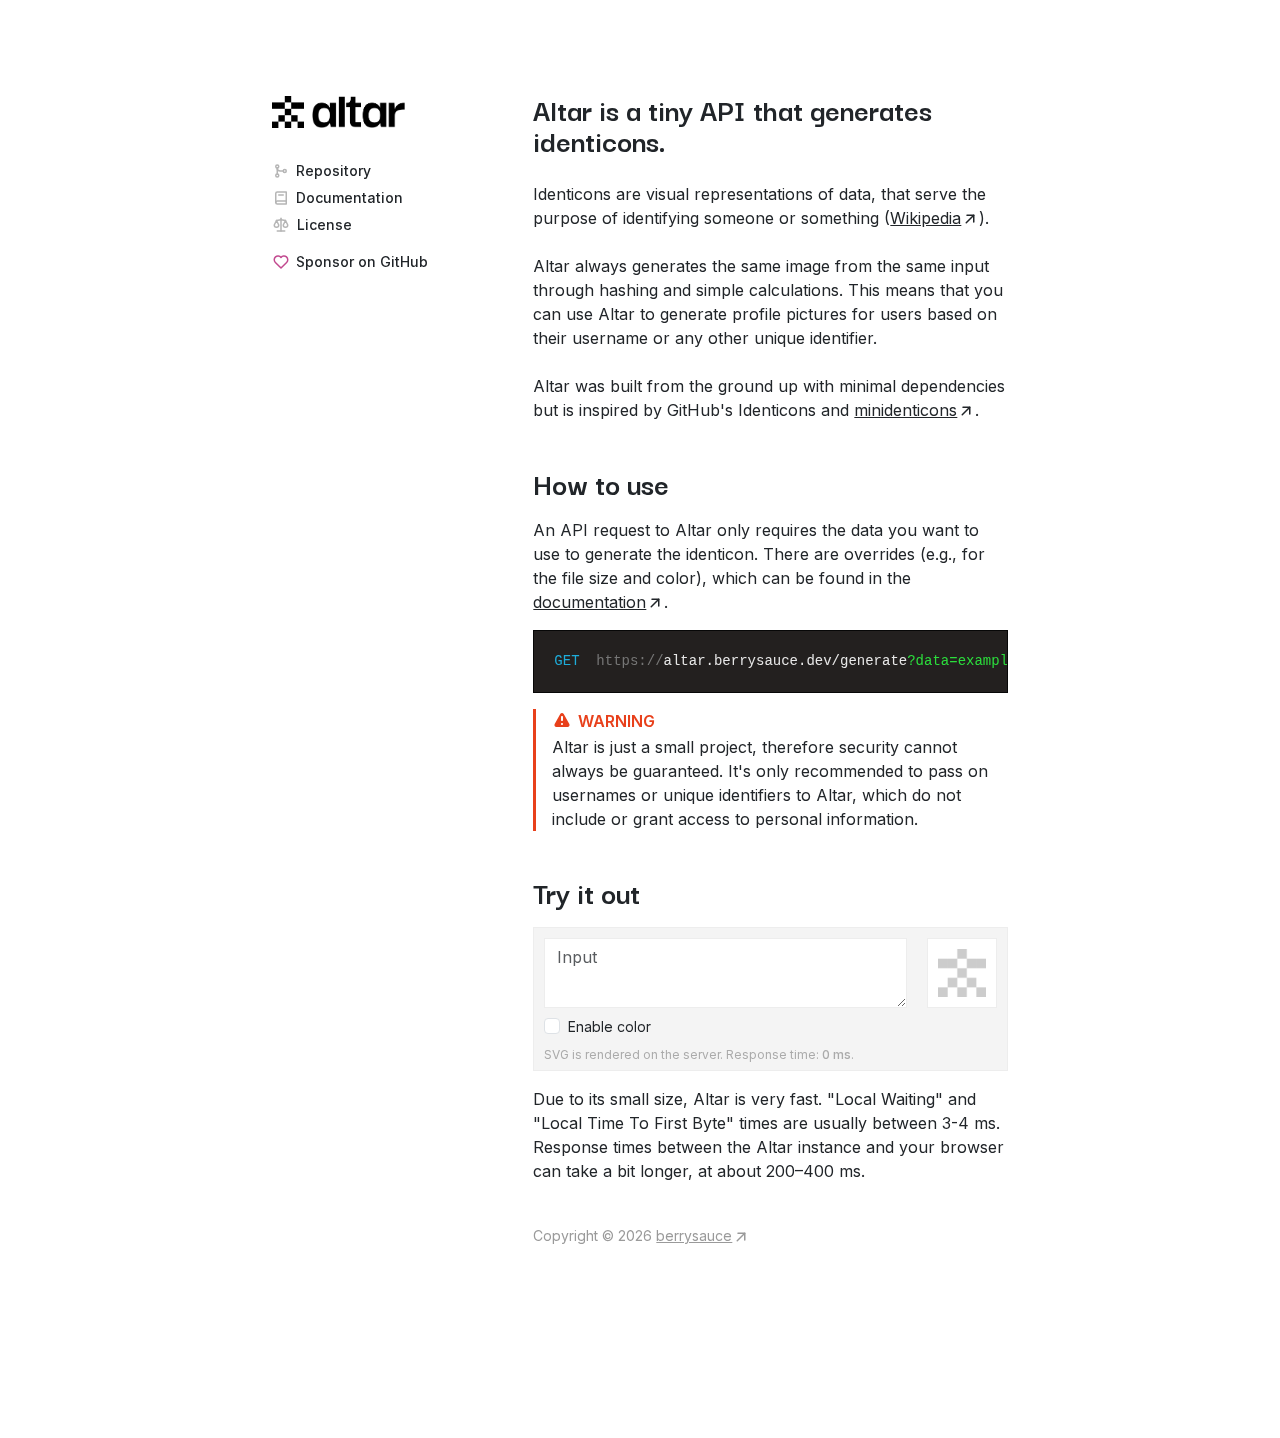
<file: docs/index.html>
<!DOCTYPE html>
<html data-bs-theme="light" lang="en">

<head>
    <meta charset="utf-8">
    <meta name="viewport" content="width=device-width, initial-scale=1.0, shrink-to-fit=no">
    <title>Altar - A tiny API for identicon generation</title>
    <meta name="description" content="Altar is a tiny API for the generation of identicons. Altar always generates the same image from the same input through hashing and simple calculations.">
    <script type="application/ld+json">
        {
            "@context": "http://schema.org",
            "@type": "WebSite",
            "name": "Altar",
            "url": "https://berrysauce.dev/altar"
        }
    </script>
    <link rel="apple-touch-icon" type="image/png" sizes="180x180" href="assets/img/apple-touch-icon.png?h=9d16db7545612d9be29af5f8f359d8c2">
    <link rel="icon" type="image/png" sizes="16x16" href="assets/img/favicon-16x16.png?h=8dcfbbc3d75d5d317478e18d119985b0">
    <link rel="icon" type="image/png" sizes="16x16" href="assets/img/favicon-16x16.png?h=8dcfbbc3d75d5d317478e18d119985b0" media="(prefers-color-scheme: dark)">
    <link rel="icon" type="image/png" sizes="32x32" href="assets/img/favicon-32x32.png?h=8dcfbbc3d75d5d317478e18d119985b0">
    <link rel="icon" type="image/png" sizes="32x32" href="assets/img/favicon-32x32.png?h=8dcfbbc3d75d5d317478e18d119985b0" media="(prefers-color-scheme: dark)">
    <link rel="icon" type="image/png" sizes="180x180" href="assets/img/apple-touch-icon.png?h=9d16db7545612d9be29af5f8f359d8c2">
    <link rel="icon" type="image/png" sizes="192x192" href="assets/img/android-chrome-192x192.png?h=1976d74e3014b258720c5d1b1e8f6605">
    <link rel="icon" type="image/png" sizes="512x512" href="assets/img/android-chrome-512x512.png?h=9d16db7545612d9be29af5f8f359d8c2">
    <link rel="stylesheet" href="https://cdn.jsdelivr.net/npm/bootstrap@5.3.3/dist/css/bootstrap.min.css">
    <link rel="stylesheet" href="assets/css/styles.min.css?h=f648be0f03a4021407236c90bb8fbd78">
</head>

<body style="font-family: Inter, sans-serif;">
    <section class="py-4 py-xl-5">
        <div class="container" style="max-width:800px;padding:32px;">
            <div class="row gx-5" style="margin-top:16px;">
                <div class="col-md-4 text-start">
                    <div style="margin-bottom: 64px;position: sticky;top: 32px;"><img class="img-fluid" src="assets/img/default.webp?h=d7e6b140b05f772077bd6281184bd135" style="height: 32px;margin-top: -32px;margin-right: 8px;filter: brightness(0%);"><img src="assets/img/logo.webp?h=c282b7fb27a101b8b2210e23ee503571" style="margin-bottom: 32px;height: 32px;">
                        <ul class="list-unstyled" style="font-size: 14px;">
                            <li style="margin-bottom: 6px;"><a href="https://github.com/berrysauce/altar" style="color: inherit;font-weight: 500;text-decoration: none;"><svg xmlns="http://www.w3.org/2000/svg" width="1em" height="1em" viewBox="0 0 24 24" stroke-width="2" stroke="currentColor" fill="none" stroke-linecap="round" stroke-linejoin="round" class="icon icon-tabler icon-tabler-git-merge" style="margin-top: -2px;margin-right: 6px;font-size: 18px;color: rgb(181,181,181);">
                                        <path stroke="none" d="M0 0h24v24H0z" fill="none"></path>
                                        <path d="M7 18m-2 0a2 2 0 1 0 4 0a2 2 0 1 0 -4 0"></path>
                                        <path d="M7 6m-2 0a2 2 0 1 0 4 0a2 2 0 1 0 -4 0"></path>
                                        <path d="M17 12m-2 0a2 2 0 1 0 4 0a2 2 0 1 0 -4 0"></path>
                                        <path d="M7 8l0 8"></path>
                                        <path d="M7 8a4 4 0 0 0 4 4h4"></path>
                                    </svg>Repository</a></li>
                            <li style="margin-bottom: 6px;"><a href="https://github.com/berrysauce/altar?tab=readme-ov-file#how-to-use" style="color: inherit;font-weight: 500;text-decoration: none;"><svg xmlns="http://www.w3.org/2000/svg" width="1em" height="1em" viewBox="0 0 24 24" stroke-width="2" stroke="currentColor" fill="none" stroke-linecap="round" stroke-linejoin="round" class="icon icon-tabler icon-tabler-book-2" style="font-size: 18px;margin-top: -2px;margin-right: 6px;color: rgb(181,181,181);">
                                        <path stroke="none" d="M0 0h24v24H0z" fill="none"></path>
                                        <path d="M19 4v16h-12a2 2 0 0 1 -2 -2v-12a2 2 0 0 1 2 -2h12z"></path>
                                        <path d="M19 16h-12a2 2 0 0 0 -2 2"></path>
                                        <path d="M9 8h6"></path>
                                    </svg>Documentation</a></li>
                            <li style="margin-bottom: 16px;"><a href="https://github.com/berrysauce/altar/blob/master/LICENSE" style="color: inherit;font-weight: 500;text-decoration: none;"><svg xmlns="http://www.w3.org/2000/svg" width="1em" height="1em" viewBox="0 0 24 24" stroke-width="2" stroke="currentColor" fill="none" stroke-linecap="round" stroke-linejoin="round" class="icon icon-tabler icon-tabler-scale" style="font-size: 18px;margin-top: -2px;margin-right: 7px;color: rgb(181,181,181);">
                                        <path stroke="none" d="M0 0h24v24H0z" fill="none"></path>
                                        <path d="M7 20l10 0"></path>
                                        <path d="M6 6l6 -1l6 1"></path>
                                        <path d="M12 3l0 17"></path>
                                        <path d="M9 12l-3 -6l-3 6a3 3 0 0 0 6 0"></path>
                                        <path d="M21 12l-3 -6l-3 6a3 3 0 0 0 6 0"></path>
                                    </svg>License</a></li>
                            <li style="margin-bottom: 6px;"><a href="https://github.com/sponsors/berrysauce" style="color: inherit;font-weight: 500;text-decoration: none;"><svg xmlns="http://www.w3.org/2000/svg" width="1em" height="1em" viewBox="0 0 24 24" stroke-width="2" stroke="currentColor" fill="none" stroke-linecap="round" stroke-linejoin="round" class="icon icon-tabler icon-tabler-heart" style="font-size: 18px;margin-top: -2px;margin-right: 6px;color: rgb(194,73,143);">
                                        <path stroke="none" d="M0 0h24v24H0z" fill="none"></path>
                                        <path d="M19.5 12.572l-7.5 7.428l-7.5 -7.428a5 5 0 1 1 7.5 -6.566a5 5 0 1 1 7.5 6.572"></path>
                                    </svg>Sponsor on GitHub</a></li>
                        </ul>
                    </div>
                </div>
                <div class="col-md-8 text-start">
                    <p style="text-align:left;"><span class="fs-2" style="font-weight: 700;line-height: 0.8;font-family: 'Darker Grotesque', sans-serif;">Altar is a tiny API that generates identicons.</span><br><br>Identicons are visual representations of data, that serve the purpose of identifying someone or something&nbsp;<span>(<a href="https://en.wikipedia.org/wiki/Identicon" style="color: inherit;" target="_blank">Wikipedia<svg xmlns="http://www.w3.org/2000/svg" width="1em" height="1em" viewBox="0 0 24 24" stroke-width="2" stroke="currentColor" fill="none" stroke-linecap="round" stroke-linejoin="round" class="icon icon-tabler icon-tabler-arrow-up-right" style="font-size: 18px;margin-top: -2px;">
                                    <path stroke="none" d="M0 0h24v24H0z" fill="none"></path>
                                    <path d="M17 7l-10 10"></path>
                                    <path d="M8 7l9 0l0 9"></path>
                                </svg></a>)</span>. <br><br>Altar always generates the same image from the same input through hashing and simple calculations.&nbsp;This means that you can use Altar to generate profile pictures for users based on their username or any other unique identifier.<br><br>Altar was built from the ground up with minimal dependencies but is inspired by GitHub's Identicons and&nbsp;<a href="https://github.com/laurentpayot/minidenticons" target="_blank" style="color: inherit;">minidenticons<svg xmlns="http://www.w3.org/2000/svg" width="1em" height="1em" viewBox="0 0 24 24" stroke-width="2" stroke="currentColor" fill="none" stroke-linecap="round" stroke-linejoin="round" class="icon icon-tabler icon-tabler-arrow-up-right" style="font-size: 18px;margin-top: -2px;">
                                <path stroke="none" d="M0 0h24v24H0z" fill="none"></path>
                                <path d="M17 7l-10 10"></path>
                                <path d="M8 7l9 0l0 9"></path>
                            </svg></a>.</p>
                    <h5 class="fs-2" style="font-weight: 700;margin-bottom: 16px;margin-top: 42px;font-family: 'Darker Grotesque', sans-serif;">How to use</h5>
                    <p style="text-align:left;">An API request to Altar only requires the data you want to use to generate the identicon. There are overrides (e.g., for the file size and color), which can be found in the <a href="https://github.com/berrysauce/altar?tab=readme-ov-file#how-to-use" style="color: inherit;">documentation<svg xmlns="http://www.w3.org/2000/svg" width="1em" height="1em" viewBox="0 0 24 24" stroke-width="2" stroke="currentColor" fill="none" stroke-linecap="round" stroke-linejoin="round" class="icon icon-tabler icon-tabler-arrow-up-right" style="font-size: 18px;margin-top: -2px;">
                                <path stroke="none" d="M0 0h24v24H0z" fill="none"></path>
                                <path d="M17 7l-10 10"></path>
                                <path d="M8 7l9 0l0 9"></path>
                            </svg></a>.</p>
                    <p class="font-monospace text-nowrap" style="text-align: left;padding: 20px;font-size: 14px;background: #23201f;border-radius: 0px;color: rgb(231,231,231);overflow-x: scroll;margin-bottom: 16px;border: 1px solid rgb(7,7,7);margin-top: 16px;"><span style="color:rgb(30, 172, 217);">GET&nbsp;&nbsp;</span><span style="color:rgb(118, 118, 118);">https://</span><span>altar.berrysauce.dev</span>/generate<span style="color:rgb(43, 221, 60);">?data=example</span></p>
                    <p style="text-align: left;padding-left: 16px;border-left: 3px solid rgb(232,64,27);"><svg xmlns="http://www.w3.org/2000/svg" width="1em" height="1em" viewbox="0 0 20 20" fill="none" style="font-size:20px;margin-bottom:4px;margin-right:6px;color:rgb(232,64,27);"><path fill-rule="evenodd" d="M8.25706 3.09882C9.02167 1.73952 10.9788 1.73952 11.7434 3.09882L17.3237 13.0194C18.0736 14.3526 17.1102 15.9999 15.5805 15.9999H4.4199C2.89025 15.9999 1.92682 14.3526 2.67675 13.0194L8.25706 3.09882ZM11.0001 13C11.0001 13.5523 10.5524 14 10.0001 14C9.44784 14 9.00012 13.5523 9.00012 13C9.00012 12.4477 9.44784 12 10.0001 12C10.5524 12 11.0001 12.4477 11.0001 13ZM10.0001 5C9.44784 5 9.00012 5.44772 9.00012 6V9C9.00012 9.55228 9.44784 10 10.0001 10C10.5524 10 11.0001 9.55228 11.0001 9V6C11.0001 5.44772 10.5524 5 10.0001 5Z" fill="currentColor"></path></svg><span style="color: rgb(232,64,27);font-weight: 600;">WARNING</span><br>Altar is just a small project, therefore security cannot always be guaranteed. It's only recommended to pass on usernames or unique identifiers to Altar, which do not include or grant access to personal information.</p>
                    <h5 class="fs-2" style="font-weight: 700;margin-bottom: 16px;margin-top: 42px;font-family: 'Darker Grotesque', sans-serif;">Try it out</h5>
                    <div style="margin-bottom: 16px;padding: 10px;border: 1px solid rgb(237,237,237);border-radius: 0px;background: #f4f4f4;">
                        <form>
                            <div class="d-flex justify-content-center align-items-center"><textarea class="form-control form-control" id="try-it-input" placeholder="Input" style="border-radius: 0px;height: 70px;border: 1px solid rgb(237,237,237);margin-right: 20px;"></textarea><img class="float-end" id="try-it-output" src="assets/img/default.webp?h=d7e6b140b05f772077bd6281184bd135" width="70" height="70" style="background: #ffffff;padding: 10px;border-radius: 0px;border: 1px solid rgb(237,237,237);"></div>
                            <div class="form-check" style="margin-bottom: 6px;margin-top: 6px;"><input class="form-check-input" type="checkbox" id="try-it-enable-color"><label class="form-check-label" for="formCheck-1" style="font-size: 14px;">Enable color</label></div>
                            <p class="text-start" style="margin-bottom:-4px;margin-top:8px;font-size:12px;color:rgb(170,170,170);">SVG is rendered on the server. Response time: <span id="try-it-performance" style="font-weight: 500;">0 ms</span>.</p>
                        </form><script>    
    const inputField = document.getElementById("try-it-input");
    const outputImage = document.getElementById("try-it-output");
    const enableColor = document.getElementById("try-it-enable-color");
    const performance = document.getElementById("try-it-performance");
    
    function generate() {
        const startTime = new Date().getTime();
        
        const inputValue = inputField.value;
        let colorValue = "&color=212529";
        
        if ($("#try-it-enable-color").is(":checked")) {
            colorValue = "";
        }
        
        outputImage.src = `https://altar.berrysauce.dev/generate?data=${inputValue}&size=50${colorValue}`
        
        outputImage.onload = function() {
          const endTime = new Date().getTime();
          const responseTime = endTime - startTime;
          performance.innerHTML = responseTime + " ms"
        };
        
        outputImage.onerror = function() {
          console.error("Error loading identicon");
        };
    }
    
    // Add input event listener
    inputField.addEventListener("input", generate);
    enableColor.addEventListener("input", generate);
 </script>
                    </div>
                    <p style="text-align:left;">Due to its small size, Altar is very fast. "Local Waiting" and "Local Time To First Byte" times are usually between 3-4 ms. Response times between the Altar instance and your browser can take a bit longer, at about 200–400 ms.</p>
                    <ul class="list-inline" style="color: rgb(154,154,154);font-size: 14px;margin-top: 42px;">
                        <li class="list-inline-item list-inline-item">Copyright © <script>document.write(new Date().getFullYear());</script>&nbsp;<a href="https://berrysauce.dev" target="_blank" style="color: inherit;">berrysauce<svg xmlns="http://www.w3.org/2000/svg" width="1em" height="1em" viewBox="0 0 24 24" stroke-width="2" stroke="currentColor" fill="none" stroke-linecap="round" stroke-linejoin="round" class="icon icon-tabler icon-tabler-arrow-up-right" style="font-size: 18px;margin-top: -2px;">
                                    <path stroke="none" d="M0 0h24v24H0z" fill="none"></path>
                                    <path d="M17 7l-10 10"></path>
                                    <path d="M8 7l9 0l0 9"></path>
                                </svg></a></li>
                    </ul>
                </div>
            </div>
        </div>
        <div class="container" style="max-width:600px;">
            <div class="p-4 p-lg-5"></div>
        </div>
    </section>
    <script src="https://cdnjs.cloudflare.com/ajax/libs/jquery/3.7.0/jquery.min.js"></script>
    <script src="https://cdn.jsdelivr.net/npm/bootstrap@5.3.3/dist/js/bootstrap.bundle.min.js"></script>
</body>

</html>
</file>
<file: docs/assets/css/styles.min.css>
@font-face{font-family:'Darker Grotesque';src:url(../../assets/fonts/Darker%20Grotesque-fe9d8b6301ecff2bd06357700b87e937.woff2?h=dece6216c253fd355bee25ec70899bfa) format('woff2');font-weight:300;font-style:normal;font-display:swap;unicode-range:U+0102-0103,U+0110-0111,U+0128-0129,U+0168-0169,U+01A0-01A1,U+01AF-01B0,U+0300-0301,U+0303-0304,U+0308-0309,U+0323,U+0329,U+1EA0-1EF9,U+20AB}@font-face{font-family:'Darker Grotesque';src:url(../../assets/fonts/Darker%20Grotesque-f13074f49380d744f98c6e79da3ea46f.woff2?h=dece6216c253fd355bee25ec70899bfa) format('woff2');font-weight:300;font-style:normal;font-display:swap;unicode-range:U+0100-02BA,U+02BD-02C5,U+02C7-02CC,U+02CE-02D7,U+02DD-02FF,U+0304,U+0308,U+0329,U+1D00-1DBF,U+1E00-1E9F,U+1EF2-1EFF,U+2020,U+20A0-20AB,U+20AD-20C0,U+2113,U+2C60-2C7F,U+A720-A7FF}@font-face{font-family:'Darker Grotesque';src:url(../../assets/fonts/Darker%20Grotesque-7c333c485f541f83825955b900186810.woff2?h=dece6216c253fd355bee25ec70899bfa) format('woff2');font-weight:300;font-style:normal;font-display:swap;unicode-range:U+0000-00FF,U+0131,U+0152-0153,U+02BB-02BC,U+02C6,U+02DA,U+02DC,U+0304,U+0308,U+0329,U+2000-206F,U+20AC,U+2122,U+2191,U+2193,U+2212,U+2215,U+FEFF,U+FFFD}@font-face{font-family:'Darker Grotesque';src:url(../../assets/fonts/Darker%20Grotesque-fe9d8b6301ecff2bd06357700b87e937.woff2?h=dece6216c253fd355bee25ec70899bfa) format('woff2');font-weight:400;font-style:normal;font-display:swap;unicode-range:U+0102-0103,U+0110-0111,U+0128-0129,U+0168-0169,U+01A0-01A1,U+01AF-01B0,U+0300-0301,U+0303-0304,U+0308-0309,U+0323,U+0329,U+1EA0-1EF9,U+20AB}@font-face{font-family:'Darker Grotesque';src:url(../../assets/fonts/Darker%20Grotesque-f13074f49380d744f98c6e79da3ea46f.woff2?h=dece6216c253fd355bee25ec70899bfa) format('woff2');font-weight:400;font-style:normal;font-display:swap;unicode-range:U+0100-02BA,U+02BD-02C5,U+02C7-02CC,U+02CE-02D7,U+02DD-02FF,U+0304,U+0308,U+0329,U+1D00-1DBF,U+1E00-1E9F,U+1EF2-1EFF,U+2020,U+20A0-20AB,U+20AD-20C0,U+2113,U+2C60-2C7F,U+A720-A7FF}@font-face{font-family:'Darker Grotesque';src:url(../../assets/fonts/Darker%20Grotesque-7c333c485f541f83825955b900186810.woff2?h=dece6216c253fd355bee25ec70899bfa) format('woff2');font-weight:400;font-style:normal;font-display:swap;unicode-range:U+0000-00FF,U+0131,U+0152-0153,U+02BB-02BC,U+02C6,U+02DA,U+02DC,U+0304,U+0308,U+0329,U+2000-206F,U+20AC,U+2122,U+2191,U+2193,U+2212,U+2215,U+FEFF,U+FFFD}@font-face{font-family:'Darker Grotesque';src:url(../../assets/fonts/Darker%20Grotesque-fe9d8b6301ecff2bd06357700b87e937.woff2?h=dece6216c253fd355bee25ec70899bfa) format('woff2');font-weight:500;font-style:normal;font-display:swap;unicode-range:U+0102-0103,U+0110-0111,U+0128-0129,U+0168-0169,U+01A0-01A1,U+01AF-01B0,U+0300-0301,U+0303-0304,U+0308-0309,U+0323,U+0329,U+1EA0-1EF9,U+20AB}@font-face{font-family:'Darker Grotesque';src:url(../../assets/fonts/Darker%20Grotesque-f13074f49380d744f98c6e79da3ea46f.woff2?h=dece6216c253fd355bee25ec70899bfa) format('woff2');font-weight:500;font-style:normal;font-display:swap;unicode-range:U+0100-02BA,U+02BD-02C5,U+02C7-02CC,U+02CE-02D7,U+02DD-02FF,U+0304,U+0308,U+0329,U+1D00-1DBF,U+1E00-1E9F,U+1EF2-1EFF,U+2020,U+20A0-20AB,U+20AD-20C0,U+2113,U+2C60-2C7F,U+A720-A7FF}@font-face{font-family:'Darker Grotesque';src:url(../../assets/fonts/Darker%20Grotesque-7c333c485f541f83825955b900186810.woff2?h=dece6216c253fd355bee25ec70899bfa) format('woff2');font-weight:500;font-style:normal;font-display:swap;unicode-range:U+0000-00FF,U+0131,U+0152-0153,U+02BB-02BC,U+02C6,U+02DA,U+02DC,U+0304,U+0308,U+0329,U+2000-206F,U+20AC,U+2122,U+2191,U+2193,U+2212,U+2215,U+FEFF,U+FFFD}@font-face{font-family:'Darker Grotesque';src:url(../../assets/fonts/Darker%20Grotesque-fe9d8b6301ecff2bd06357700b87e937.woff2?h=dece6216c253fd355bee25ec70899bfa) format('woff2');font-weight:600;font-style:normal;font-display:swap;unicode-range:U+0102-0103,U+0110-0111,U+0128-0129,U+0168-0169,U+01A0-01A1,U+01AF-01B0,U+0300-0301,U+0303-0304,U+0308-0309,U+0323,U+0329,U+1EA0-1EF9,U+20AB}@font-face{font-family:'Darker Grotesque';src:url(../../assets/fonts/Darker%20Grotesque-f13074f49380d744f98c6e79da3ea46f.woff2?h=dece6216c253fd355bee25ec70899bfa) format('woff2');font-weight:600;font-style:normal;font-display:swap;unicode-range:U+0100-02BA,U+02BD-02C5,U+02C7-02CC,U+02CE-02D7,U+02DD-02FF,U+0304,U+0308,U+0329,U+1D00-1DBF,U+1E00-1E9F,U+1EF2-1EFF,U+2020,U+20A0-20AB,U+20AD-20C0,U+2113,U+2C60-2C7F,U+A720-A7FF}@font-face{font-family:'Darker Grotesque';src:url(../../assets/fonts/Darker%20Grotesque-7c333c485f541f83825955b900186810.woff2?h=dece6216c253fd355bee25ec70899bfa) format('woff2');font-weight:600;font-style:normal;font-display:swap;unicode-range:U+0000-00FF,U+0131,U+0152-0153,U+02BB-02BC,U+02C6,U+02DA,U+02DC,U+0304,U+0308,U+0329,U+2000-206F,U+20AC,U+2122,U+2191,U+2193,U+2212,U+2215,U+FEFF,U+FFFD}@font-face{font-family:'Darker Grotesque';src:url(../../assets/fonts/Darker%20Grotesque-fe9d8b6301ecff2bd06357700b87e937.woff2?h=dece6216c253fd355bee25ec70899bfa) format('woff2');font-weight:700;font-style:normal;font-display:swap;unicode-range:U+0102-0103,U+0110-0111,U+0128-0129,U+0168-0169,U+01A0-01A1,U+01AF-01B0,U+0300-0301,U+0303-0304,U+0308-0309,U+0323,U+0329,U+1EA0-1EF9,U+20AB}@font-face{font-family:'Darker Grotesque';src:url(../../assets/fonts/Darker%20Grotesque-f13074f49380d744f98c6e79da3ea46f.woff2?h=dece6216c253fd355bee25ec70899bfa) format('woff2');font-weight:700;font-style:normal;font-display:swap;unicode-range:U+0100-02BA,U+02BD-02C5,U+02C7-02CC,U+02CE-02D7,U+02DD-02FF,U+0304,U+0308,U+0329,U+1D00-1DBF,U+1E00-1E9F,U+1EF2-1EFF,U+2020,U+20A0-20AB,U+20AD-20C0,U+2113,U+2C60-2C7F,U+A720-A7FF}@font-face{font-family:'Darker Grotesque';src:url(../../assets/fonts/Darker%20Grotesque-7c333c485f541f83825955b900186810.woff2?h=dece6216c253fd355bee25ec70899bfa) format('woff2');font-weight:700;font-style:normal;font-display:swap;unicode-range:U+0000-00FF,U+0131,U+0152-0153,U+02BB-02BC,U+02C6,U+02DA,U+02DC,U+0304,U+0308,U+0329,U+2000-206F,U+20AC,U+2122,U+2191,U+2193,U+2212,U+2215,U+FEFF,U+FFFD}@font-face{font-family:'Darker Grotesque';src:url(../../assets/fonts/Darker%20Grotesque-fe9d8b6301ecff2bd06357700b87e937.woff2?h=dece6216c253fd355bee25ec70899bfa) format('woff2');font-weight:800;font-style:normal;font-display:swap;unicode-range:U+0102-0103,U+0110-0111,U+0128-0129,U+0168-0169,U+01A0-01A1,U+01AF-01B0,U+0300-0301,U+0303-0304,U+0308-0309,U+0323,U+0329,U+1EA0-1EF9,U+20AB}@font-face{font-family:'Darker Grotesque';src:url(../../assets/fonts/Darker%20Grotesque-f13074f49380d744f98c6e79da3ea46f.woff2?h=dece6216c253fd355bee25ec70899bfa) format('woff2');font-weight:800;font-style:normal;font-display:swap;unicode-range:U+0100-02BA,U+02BD-02C5,U+02C7-02CC,U+02CE-02D7,U+02DD-02FF,U+0304,U+0308,U+0329,U+1D00-1DBF,U+1E00-1E9F,U+1EF2-1EFF,U+2020,U+20A0-20AB,U+20AD-20C0,U+2113,U+2C60-2C7F,U+A720-A7FF}@font-face{font-family:'Darker Grotesque';src:url(../../assets/fonts/Darker%20Grotesque-7c333c485f541f83825955b900186810.woff2?h=dece6216c253fd355bee25ec70899bfa) format('woff2');font-weight:800;font-style:normal;font-display:swap;unicode-range:U+0000-00FF,U+0131,U+0152-0153,U+02BB-02BC,U+02C6,U+02DA,U+02DC,U+0304,U+0308,U+0329,U+2000-206F,U+20AC,U+2122,U+2191,U+2193,U+2212,U+2215,U+FEFF,U+FFFD}@font-face{font-family:'Darker Grotesque';src:url(../../assets/fonts/Darker%20Grotesque-fe9d8b6301ecff2bd06357700b87e937.woff2?h=dece6216c253fd355bee25ec70899bfa) format('woff2');font-weight:900;font-style:normal;font-display:swap;unicode-range:U+0102-0103,U+0110-0111,U+0128-0129,U+0168-0169,U+01A0-01A1,U+01AF-01B0,U+0300-0301,U+0303-0304,U+0308-0309,U+0323,U+0329,U+1EA0-1EF9,U+20AB}@font-face{font-family:'Darker Grotesque';src:url(../../assets/fonts/Darker%20Grotesque-f13074f49380d744f98c6e79da3ea46f.woff2?h=dece6216c253fd355bee25ec70899bfa) format('woff2');font-weight:900;font-style:normal;font-display:swap;unicode-range:U+0100-02BA,U+02BD-02C5,U+02C7-02CC,U+02CE-02D7,U+02DD-02FF,U+0304,U+0308,U+0329,U+1D00-1DBF,U+1E00-1E9F,U+1EF2-1EFF,U+2020,U+20A0-20AB,U+20AD-20C0,U+2113,U+2C60-2C7F,U+A720-A7FF}@font-face{font-family:'Darker Grotesque';src:url(../../assets/fonts/Darker%20Grotesque-7c333c485f541f83825955b900186810.woff2?h=dece6216c253fd355bee25ec70899bfa) format('woff2');font-weight:900;font-style:normal;font-display:swap;unicode-range:U+0000-00FF,U+0131,U+0152-0153,U+02BB-02BC,U+02C6,U+02DA,U+02DC,U+0304,U+0308,U+0329,U+2000-206F,U+20AC,U+2122,U+2191,U+2193,U+2212,U+2215,U+FEFF,U+FFFD}@font-face{font-family:Inter;src:url(../../assets/fonts/Inter-ea2ca87b85c27064814174d0c6ef7ff0.woff2?h=8e869585f348787bc75da801e939e92a) format('woff2');font-weight:100;font-style:normal;font-display:swap;unicode-range:U+0460-052F,U+1C80-1C8A,U+20B4,U+2DE0-2DFF,U+A640-A69F,U+FE2E-FE2F}@font-face{font-family:Inter;src:url(../../assets/fonts/Inter-2950d224a58577c57820f33d39a4c685.woff2?h=8e869585f348787bc75da801e939e92a) format('woff2');font-weight:100;font-style:normal;font-display:swap;unicode-range:U+0301,U+0400-045F,U+0490-0491,U+04B0-04B1,U+2116}@font-face{font-family:Inter;src:url(../../assets/fonts/Inter-94476e8e53a5e1ed110ca39bead7175e.woff2?h=8e869585f348787bc75da801e939e92a) format('woff2');font-weight:100;font-style:normal;font-display:swap;unicode-range:U+1F00-1FFF}@font-face{font-family:Inter;src:url(../../assets/fonts/Inter-eb869d54a2902950ba20230437e68d66.woff2?h=8e869585f348787bc75da801e939e92a) format('woff2');font-weight:100;font-style:normal;font-display:swap;unicode-range:U+0370-0377,U+037A-037F,U+0384-038A,U+038C,U+038E-03A1,U+03A3-03FF}@font-face{font-family:Inter;src:url(../../assets/fonts/Inter-74c2e1b06364333f186e220f2c39aaa0.woff2?h=8e869585f348787bc75da801e939e92a) format('woff2');font-weight:100;font-style:normal;font-display:swap;unicode-range:U+0102-0103,U+0110-0111,U+0128-0129,U+0168-0169,U+01A0-01A1,U+01AF-01B0,U+0300-0301,U+0303-0304,U+0308-0309,U+0323,U+0329,U+1EA0-1EF9,U+20AB}@font-face{font-family:Inter;src:url(../../assets/fonts/Inter-4e76a2525cc3d84b68a047e80ef8c56f.woff2?h=8e869585f348787bc75da801e939e92a) format('woff2');font-weight:100;font-style:normal;font-display:swap;unicode-range:U+0100-02BA,U+02BD-02C5,U+02C7-02CC,U+02CE-02D7,U+02DD-02FF,U+0304,U+0308,U+0329,U+1D00-1DBF,U+1E00-1E9F,U+1EF2-1EFF,U+2020,U+20A0-20AB,U+20AD-20C0,U+2113,U+2C60-2C7F,U+A720-A7FF}@font-face{font-family:Inter;src:url(../../assets/fonts/Inter-95030f2fb8f606c85587259ba810d4f1.woff2?h=8e869585f348787bc75da801e939e92a) format('woff2');font-weight:100;font-style:normal;font-display:swap;unicode-range:U+0000-00FF,U+0131,U+0152-0153,U+02BB-02BC,U+02C6,U+02DA,U+02DC,U+0304,U+0308,U+0329,U+2000-206F,U+20AC,U+2122,U+2191,U+2193,U+2212,U+2215,U+FEFF,U+FFFD}@font-face{font-family:Inter;src:url(../../assets/fonts/Inter-ea2ca87b85c27064814174d0c6ef7ff0.woff2?h=8e869585f348787bc75da801e939e92a) format('woff2');font-weight:200;font-style:normal;font-display:swap;unicode-range:U+0460-052F,U+1C80-1C8A,U+20B4,U+2DE0-2DFF,U+A640-A69F,U+FE2E-FE2F}@font-face{font-family:Inter;src:url(../../assets/fonts/Inter-2950d224a58577c57820f33d39a4c685.woff2?h=8e869585f348787bc75da801e939e92a) format('woff2');font-weight:200;font-style:normal;font-display:swap;unicode-range:U+0301,U+0400-045F,U+0490-0491,U+04B0-04B1,U+2116}@font-face{font-family:Inter;src:url(../../assets/fonts/Inter-94476e8e53a5e1ed110ca39bead7175e.woff2?h=8e869585f348787bc75da801e939e92a) format('woff2');font-weight:200;font-style:normal;font-display:swap;unicode-range:U+1F00-1FFF}@font-face{font-family:Inter;src:url(../../assets/fonts/Inter-eb869d54a2902950ba20230437e68d66.woff2?h=8e869585f348787bc75da801e939e92a) format('woff2');font-weight:200;font-style:normal;font-display:swap;unicode-range:U+0370-0377,U+037A-037F,U+0384-038A,U+038C,U+038E-03A1,U+03A3-03FF}@font-face{font-family:Inter;src:url(../../assets/fonts/Inter-74c2e1b06364333f186e220f2c39aaa0.woff2?h=8e869585f348787bc75da801e939e92a) format('woff2');font-weight:200;font-style:normal;font-display:swap;unicode-range:U+0102-0103,U+0110-0111,U+0128-0129,U+0168-0169,U+01A0-01A1,U+01AF-01B0,U+0300-0301,U+0303-0304,U+0308-0309,U+0323,U+0329,U+1EA0-1EF9,U+20AB}@font-face{font-family:Inter;src:url(../../assets/fonts/Inter-4e76a2525cc3d84b68a047e80ef8c56f.woff2?h=8e869585f348787bc75da801e939e92a) format('woff2');font-weight:200;font-style:normal;font-display:swap;unicode-range:U+0100-02BA,U+02BD-02C5,U+02C7-02CC,U+02CE-02D7,U+02DD-02FF,U+0304,U+0308,U+0329,U+1D00-1DBF,U+1E00-1E9F,U+1EF2-1EFF,U+2020,U+20A0-20AB,U+20AD-20C0,U+2113,U+2C60-2C7F,U+A720-A7FF}@font-face{font-family:Inter;src:url(../../assets/fonts/Inter-95030f2fb8f606c85587259ba810d4f1.woff2?h=8e869585f348787bc75da801e939e92a) format('woff2');font-weight:200;font-style:normal;font-display:swap;unicode-range:U+0000-00FF,U+0131,U+0152-0153,U+02BB-02BC,U+02C6,U+02DA,U+02DC,U+0304,U+0308,U+0329,U+2000-206F,U+20AC,U+2122,U+2191,U+2193,U+2212,U+2215,U+FEFF,U+FFFD}@font-face{font-family:Inter;src:url(../../assets/fonts/Inter-ea2ca87b85c27064814174d0c6ef7ff0.woff2?h=8e869585f348787bc75da801e939e92a) format('woff2');font-weight:300;font-style:normal;font-display:swap;unicode-range:U+0460-052F,U+1C80-1C8A,U+20B4,U+2DE0-2DFF,U+A640-A69F,U+FE2E-FE2F}@font-face{font-family:Inter;src:url(../../assets/fonts/Inter-2950d224a58577c57820f33d39a4c685.woff2?h=8e869585f348787bc75da801e939e92a) format('woff2');font-weight:300;font-style:normal;font-display:swap;unicode-range:U+0301,U+0400-045F,U+0490-0491,U+04B0-04B1,U+2116}@font-face{font-family:Inter;src:url(../../assets/fonts/Inter-94476e8e53a5e1ed110ca39bead7175e.woff2?h=8e869585f348787bc75da801e939e92a) format('woff2');font-weight:300;font-style:normal;font-display:swap;unicode-range:U+1F00-1FFF}@font-face{font-family:Inter;src:url(../../assets/fonts/Inter-eb869d54a2902950ba20230437e68d66.woff2?h=8e869585f348787bc75da801e939e92a) format('woff2');font-weight:300;font-style:normal;font-display:swap;unicode-range:U+0370-0377,U+037A-037F,U+0384-038A,U+038C,U+038E-03A1,U+03A3-03FF}@font-face{font-family:Inter;src:url(../../assets/fonts/Inter-74c2e1b06364333f186e220f2c39aaa0.woff2?h=8e869585f348787bc75da801e939e92a) format('woff2');font-weight:300;font-style:normal;font-display:swap;unicode-range:U+0102-0103,U+0110-0111,U+0128-0129,U+0168-0169,U+01A0-01A1,U+01AF-01B0,U+0300-0301,U+0303-0304,U+0308-0309,U+0323,U+0329,U+1EA0-1EF9,U+20AB}@font-face{font-family:Inter;src:url(../../assets/fonts/Inter-4e76a2525cc3d84b68a047e80ef8c56f.woff2?h=8e869585f348787bc75da801e939e92a) format('woff2');font-weight:300;font-style:normal;font-display:swap;unicode-range:U+0100-02BA,U+02BD-02C5,U+02C7-02CC,U+02CE-02D7,U+02DD-02FF,U+0304,U+0308,U+0329,U+1D00-1DBF,U+1E00-1E9F,U+1EF2-1EFF,U+2020,U+20A0-20AB,U+20AD-20C0,U+2113,U+2C60-2C7F,U+A720-A7FF}@font-face{font-family:Inter;src:url(../../assets/fonts/Inter-95030f2fb8f606c85587259ba810d4f1.woff2?h=8e869585f348787bc75da801e939e92a) format('woff2');font-weight:300;font-style:normal;font-display:swap;unicode-range:U+0000-00FF,U+0131,U+0152-0153,U+02BB-02BC,U+02C6,U+02DA,U+02DC,U+0304,U+0308,U+0329,U+2000-206F,U+20AC,U+2122,U+2191,U+2193,U+2212,U+2215,U+FEFF,U+FFFD}@font-face{font-family:Inter;src:url(../../assets/fonts/Inter-ea2ca87b85c27064814174d0c6ef7ff0.woff2?h=8e869585f348787bc75da801e939e92a) format('woff2');font-weight:400;font-style:normal;font-display:swap;unicode-range:U+0460-052F,U+1C80-1C8A,U+20B4,U+2DE0-2DFF,U+A640-A69F,U+FE2E-FE2F}@font-face{font-family:Inter;src:url(../../assets/fonts/Inter-2950d224a58577c57820f33d39a4c685.woff2?h=8e869585f348787bc75da801e939e92a) format('woff2');font-weight:400;font-style:normal;font-display:swap;unicode-range:U+0301,U+0400-045F,U+0490-0491,U+04B0-04B1,U+2116}@font-face{font-family:Inter;src:url(../../assets/fonts/Inter-94476e8e53a5e1ed110ca39bead7175e.woff2?h=8e869585f348787bc75da801e939e92a) format('woff2');font-weight:400;font-style:normal;font-display:swap;unicode-range:U+1F00-1FFF}@font-face{font-family:Inter;src:url(../../assets/fonts/Inter-eb869d54a2902950ba20230437e68d66.woff2?h=8e869585f348787bc75da801e939e92a) format('woff2');font-weight:400;font-style:normal;font-display:swap;unicode-range:U+0370-0377,U+037A-037F,U+0384-038A,U+038C,U+038E-03A1,U+03A3-03FF}@font-face{font-family:Inter;src:url(../../assets/fonts/Inter-74c2e1b06364333f186e220f2c39aaa0.woff2?h=8e869585f348787bc75da801e939e92a) format('woff2');font-weight:400;font-style:normal;font-display:swap;unicode-range:U+0102-0103,U+0110-0111,U+0128-0129,U+0168-0169,U+01A0-01A1,U+01AF-01B0,U+0300-0301,U+0303-0304,U+0308-0309,U+0323,U+0329,U+1EA0-1EF9,U+20AB}@font-face{font-family:Inter;src:url(../../assets/fonts/Inter-4e76a2525cc3d84b68a047e80ef8c56f.woff2?h=8e869585f348787bc75da801e939e92a) format('woff2');font-weight:400;font-style:normal;font-display:swap;unicode-range:U+0100-02BA,U+02BD-02C5,U+02C7-02CC,U+02CE-02D7,U+02DD-02FF,U+0304,U+0308,U+0329,U+1D00-1DBF,U+1E00-1E9F,U+1EF2-1EFF,U+2020,U+20A0-20AB,U+20AD-20C0,U+2113,U+2C60-2C7F,U+A720-A7FF}@font-face{font-family:Inter;src:url(../../assets/fonts/Inter-95030f2fb8f606c85587259ba810d4f1.woff2?h=8e869585f348787bc75da801e939e92a) format('woff2');font-weight:400;font-style:normal;font-display:swap;unicode-range:U+0000-00FF,U+0131,U+0152-0153,U+02BB-02BC,U+02C6,U+02DA,U+02DC,U+0304,U+0308,U+0329,U+2000-206F,U+20AC,U+2122,U+2191,U+2193,U+2212,U+2215,U+FEFF,U+FFFD}@font-face{font-family:Inter;src:url(../../assets/fonts/Inter-ea2ca87b85c27064814174d0c6ef7ff0.woff2?h=8e869585f348787bc75da801e939e92a) format('woff2');font-weight:500;font-style:normal;font-display:swap;unicode-range:U+0460-052F,U+1C80-1C8A,U+20B4,U+2DE0-2DFF,U+A640-A69F,U+FE2E-FE2F}@font-face{font-family:Inter;src:url(../../assets/fonts/Inter-2950d224a58577c57820f33d39a4c685.woff2?h=8e869585f348787bc75da801e939e92a) format('woff2');font-weight:500;font-style:normal;font-display:swap;unicode-range:U+0301,U+0400-045F,U+0490-0491,U+04B0-04B1,U+2116}@font-face{font-family:Inter;src:url(../../assets/fonts/Inter-94476e8e53a5e1ed110ca39bead7175e.woff2?h=8e869585f348787bc75da801e939e92a) format('woff2');font-weight:500;font-style:normal;font-display:swap;unicode-range:U+1F00-1FFF}@font-face{font-family:Inter;src:url(../../assets/fonts/Inter-eb869d54a2902950ba20230437e68d66.woff2?h=8e869585f348787bc75da801e939e92a) format('woff2');font-weight:500;font-style:normal;font-display:swap;unicode-range:U+0370-0377,U+037A-037F,U+0384-038A,U+038C,U+038E-03A1,U+03A3-03FF}@font-face{font-family:Inter;src:url(../../assets/fonts/Inter-74c2e1b06364333f186e220f2c39aaa0.woff2?h=8e869585f348787bc75da801e939e92a) format('woff2');font-weight:500;font-style:normal;font-display:swap;unicode-range:U+0102-0103,U+0110-0111,U+0128-0129,U+0168-0169,U+01A0-01A1,U+01AF-01B0,U+0300-0301,U+0303-0304,U+0308-0309,U+0323,U+0329,U+1EA0-1EF9,U+20AB}@font-face{font-family:Inter;src:url(../../assets/fonts/Inter-4e76a2525cc3d84b68a047e80ef8c56f.woff2?h=8e869585f348787bc75da801e939e92a) format('woff2');font-weight:500;font-style:normal;font-display:swap;unicode-range:U+0100-02BA,U+02BD-02C5,U+02C7-02CC,U+02CE-02D7,U+02DD-02FF,U+0304,U+0308,U+0329,U+1D00-1DBF,U+1E00-1E9F,U+1EF2-1EFF,U+2020,U+20A0-20AB,U+20AD-20C0,U+2113,U+2C60-2C7F,U+A720-A7FF}@font-face{font-family:Inter;src:url(../../assets/fonts/Inter-95030f2fb8f606c85587259ba810d4f1.woff2?h=8e869585f348787bc75da801e939e92a) format('woff2');font-weight:500;font-style:normal;font-display:swap;unicode-range:U+0000-00FF,U+0131,U+0152-0153,U+02BB-02BC,U+02C6,U+02DA,U+02DC,U+0304,U+0308,U+0329,U+2000-206F,U+20AC,U+2122,U+2191,U+2193,U+2212,U+2215,U+FEFF,U+FFFD}@font-face{font-family:Inter;src:url(../../assets/fonts/Inter-ea2ca87b85c27064814174d0c6ef7ff0.woff2?h=8e869585f348787bc75da801e939e92a) format('woff2');font-weight:600;font-style:normal;font-display:swap;unicode-range:U+0460-052F,U+1C80-1C8A,U+20B4,U+2DE0-2DFF,U+A640-A69F,U+FE2E-FE2F}@font-face{font-family:Inter;src:url(../../assets/fonts/Inter-2950d224a58577c57820f33d39a4c685.woff2?h=8e869585f348787bc75da801e939e92a) format('woff2');font-weight:600;font-style:normal;font-display:swap;unicode-range:U+0301,U+0400-045F,U+0490-0491,U+04B0-04B1,U+2116}@font-face{font-family:Inter;src:url(../../assets/fonts/Inter-94476e8e53a5e1ed110ca39bead7175e.woff2?h=8e869585f348787bc75da801e939e92a) format('woff2');font-weight:600;font-style:normal;font-display:swap;unicode-range:U+1F00-1FFF}@font-face{font-family:Inter;src:url(../../assets/fonts/Inter-eb869d54a2902950ba20230437e68d66.woff2?h=8e869585f348787bc75da801e939e92a) format('woff2');font-weight:600;font-style:normal;font-display:swap;unicode-range:U+0370-0377,U+037A-037F,U+0384-038A,U+038C,U+038E-03A1,U+03A3-03FF}@font-face{font-family:Inter;src:url(../../assets/fonts/Inter-74c2e1b06364333f186e220f2c39aaa0.woff2?h=8e869585f348787bc75da801e939e92a) format('woff2');font-weight:600;font-style:normal;font-display:swap;unicode-range:U+0102-0103,U+0110-0111,U+0128-0129,U+0168-0169,U+01A0-01A1,U+01AF-01B0,U+0300-0301,U+0303-0304,U+0308-0309,U+0323,U+0329,U+1EA0-1EF9,U+20AB}@font-face{font-family:Inter;src:url(../../assets/fonts/Inter-4e76a2525cc3d84b68a047e80ef8c56f.woff2?h=8e869585f348787bc75da801e939e92a) format('woff2');font-weight:600;font-style:normal;font-display:swap;unicode-range:U+0100-02BA,U+02BD-02C5,U+02C7-02CC,U+02CE-02D7,U+02DD-02FF,U+0304,U+0308,U+0329,U+1D00-1DBF,U+1E00-1E9F,U+1EF2-1EFF,U+2020,U+20A0-20AB,U+20AD-20C0,U+2113,U+2C60-2C7F,U+A720-A7FF}@font-face{font-family:Inter;src:url(../../assets/fonts/Inter-95030f2fb8f606c85587259ba810d4f1.woff2?h=8e869585f348787bc75da801e939e92a) format('woff2');font-weight:600;font-style:normal;font-display:swap;unicode-range:U+0000-00FF,U+0131,U+0152-0153,U+02BB-02BC,U+02C6,U+02DA,U+02DC,U+0304,U+0308,U+0329,U+2000-206F,U+20AC,U+2122,U+2191,U+2193,U+2212,U+2215,U+FEFF,U+FFFD}@font-face{font-family:Inter;src:url(../../assets/fonts/Inter-ea2ca87b85c27064814174d0c6ef7ff0.woff2?h=8e869585f348787bc75da801e939e92a) format('woff2');font-weight:700;font-style:normal;font-display:swap;unicode-range:U+0460-052F,U+1C80-1C8A,U+20B4,U+2DE0-2DFF,U+A640-A69F,U+FE2E-FE2F}@font-face{font-family:Inter;src:url(../../assets/fonts/Inter-2950d224a58577c57820f33d39a4c685.woff2?h=8e869585f348787bc75da801e939e92a) format('woff2');font-weight:700;font-style:normal;font-display:swap;unicode-range:U+0301,U+0400-045F,U+0490-0491,U+04B0-04B1,U+2116}@font-face{font-family:Inter;src:url(../../assets/fonts/Inter-94476e8e53a5e1ed110ca39bead7175e.woff2?h=8e869585f348787bc75da801e939e92a) format('woff2');font-weight:700;font-style:normal;font-display:swap;unicode-range:U+1F00-1FFF}@font-face{font-family:Inter;src:url(../../assets/fonts/Inter-eb869d54a2902950ba20230437e68d66.woff2?h=8e869585f348787bc75da801e939e92a) format('woff2');font-weight:700;font-style:normal;font-display:swap;unicode-range:U+0370-0377,U+037A-037F,U+0384-038A,U+038C,U+038E-03A1,U+03A3-03FF}@font-face{font-family:Inter;src:url(../../assets/fonts/Inter-74c2e1b06364333f186e220f2c39aaa0.woff2?h=8e869585f348787bc75da801e939e92a) format('woff2');font-weight:700;font-style:normal;font-display:swap;unicode-range:U+0102-0103,U+0110-0111,U+0128-0129,U+0168-0169,U+01A0-01A1,U+01AF-01B0,U+0300-0301,U+0303-0304,U+0308-0309,U+0323,U+0329,U+1EA0-1EF9,U+20AB}@font-face{font-family:Inter;src:url(../../assets/fonts/Inter-4e76a2525cc3d84b68a047e80ef8c56f.woff2?h=8e869585f348787bc75da801e939e92a) format('woff2');font-weight:700;font-style:normal;font-display:swap;unicode-range:U+0100-02BA,U+02BD-02C5,U+02C7-02CC,U+02CE-02D7,U+02DD-02FF,U+0304,U+0308,U+0329,U+1D00-1DBF,U+1E00-1E9F,U+1EF2-1EFF,U+2020,U+20A0-20AB,U+20AD-20C0,U+2113,U+2C60-2C7F,U+A720-A7FF}@font-face{font-family:Inter;src:url(../../assets/fonts/Inter-95030f2fb8f606c85587259ba810d4f1.woff2?h=8e869585f348787bc75da801e939e92a) format('woff2');font-weight:700;font-style:normal;font-display:swap;unicode-range:U+0000-00FF,U+0131,U+0152-0153,U+02BB-02BC,U+02C6,U+02DA,U+02DC,U+0304,U+0308,U+0329,U+2000-206F,U+20AC,U+2122,U+2191,U+2193,U+2212,U+2215,U+FEFF,U+FFFD}@font-face{font-family:Inter;src:url(../../assets/fonts/Inter-ea2ca87b85c27064814174d0c6ef7ff0.woff2?h=8e869585f348787bc75da801e939e92a) format('woff2');font-weight:800;font-style:normal;font-display:swap;unicode-range:U+0460-052F,U+1C80-1C8A,U+20B4,U+2DE0-2DFF,U+A640-A69F,U+FE2E-FE2F}@font-face{font-family:Inter;src:url(../../assets/fonts/Inter-2950d224a58577c57820f33d39a4c685.woff2?h=8e869585f348787bc75da801e939e92a) format('woff2');font-weight:800;font-style:normal;font-display:swap;unicode-range:U+0301,U+0400-045F,U+0490-0491,U+04B0-04B1,U+2116}@font-face{font-family:Inter;src:url(../../assets/fonts/Inter-94476e8e53a5e1ed110ca39bead7175e.woff2?h=8e869585f348787bc75da801e939e92a) format('woff2');font-weight:800;font-style:normal;font-display:swap;unicode-range:U+1F00-1FFF}@font-face{font-family:Inter;src:url(../../assets/fonts/Inter-eb869d54a2902950ba20230437e68d66.woff2?h=8e869585f348787bc75da801e939e92a) format('woff2');font-weight:800;font-style:normal;font-display:swap;unicode-range:U+0370-0377,U+037A-037F,U+0384-038A,U+038C,U+038E-03A1,U+03A3-03FF}@font-face{font-family:Inter;src:url(../../assets/fonts/Inter-74c2e1b06364333f186e220f2c39aaa0.woff2?h=8e869585f348787bc75da801e939e92a) format('woff2');font-weight:800;font-style:normal;font-display:swap;unicode-range:U+0102-0103,U+0110-0111,U+0128-0129,U+0168-0169,U+01A0-01A1,U+01AF-01B0,U+0300-0301,U+0303-0304,U+0308-0309,U+0323,U+0329,U+1EA0-1EF9,U+20AB}@font-face{font-family:Inter;src:url(../../assets/fonts/Inter-4e76a2525cc3d84b68a047e80ef8c56f.woff2?h=8e869585f348787bc75da801e939e92a) format('woff2');font-weight:800;font-style:normal;font-display:swap;unicode-range:U+0100-02BA,U+02BD-02C5,U+02C7-02CC,U+02CE-02D7,U+02DD-02FF,U+0304,U+0308,U+0329,U+1D00-1DBF,U+1E00-1E9F,U+1EF2-1EFF,U+2020,U+20A0-20AB,U+20AD-20C0,U+2113,U+2C60-2C7F,U+A720-A7FF}@font-face{font-family:Inter;src:url(../../assets/fonts/Inter-95030f2fb8f606c85587259ba810d4f1.woff2?h=8e869585f348787bc75da801e939e92a) format('woff2');font-weight:800;font-style:normal;font-display:swap;unicode-range:U+0000-00FF,U+0131,U+0152-0153,U+02BB-02BC,U+02C6,U+02DA,U+02DC,U+0304,U+0308,U+0329,U+2000-206F,U+20AC,U+2122,U+2191,U+2193,U+2212,U+2215,U+FEFF,U+FFFD}@font-face{font-family:Inter;src:url(../../assets/fonts/Inter-ea2ca87b85c27064814174d0c6ef7ff0.woff2?h=8e869585f348787bc75da801e939e92a) format('woff2');font-weight:900;font-style:normal;font-display:swap;unicode-range:U+0460-052F,U+1C80-1C8A,U+20B4,U+2DE0-2DFF,U+A640-A69F,U+FE2E-FE2F}@font-face{font-family:Inter;src:url(../../assets/fonts/Inter-2950d224a58577c57820f33d39a4c685.woff2?h=8e869585f348787bc75da801e939e92a) format('woff2');font-weight:900;font-style:normal;font-display:swap;unicode-range:U+0301,U+0400-045F,U+0490-0491,U+04B0-04B1,U+2116}@font-face{font-family:Inter;src:url(../../assets/fonts/Inter-94476e8e53a5e1ed110ca39bead7175e.woff2?h=8e869585f348787bc75da801e939e92a) format('woff2');font-weight:900;font-style:normal;font-display:swap;unicode-range:U+1F00-1FFF}@font-face{font-family:Inter;src:url(../../assets/fonts/Inter-eb869d54a2902950ba20230437e68d66.woff2?h=8e869585f348787bc75da801e939e92a) format('woff2');font-weight:900;font-style:normal;font-display:swap;unicode-range:U+0370-0377,U+037A-037F,U+0384-038A,U+038C,U+038E-03A1,U+03A3-03FF}@font-face{font-family:Inter;src:url(../../assets/fonts/Inter-74c2e1b06364333f186e220f2c39aaa0.woff2?h=8e869585f348787bc75da801e939e92a) format('woff2');font-weight:900;font-style:normal;font-display:swap;unicode-range:U+0102-0103,U+0110-0111,U+0128-0129,U+0168-0169,U+01A0-01A1,U+01AF-01B0,U+0300-0301,U+0303-0304,U+0308-0309,U+0323,U+0329,U+1EA0-1EF9,U+20AB}@font-face{font-family:Inter;src:url(../../assets/fonts/Inter-4e76a2525cc3d84b68a047e80ef8c56f.woff2?h=8e869585f348787bc75da801e939e92a) format('woff2');font-weight:900;font-style:normal;font-display:swap;unicode-range:U+0100-02BA,U+02BD-02C5,U+02C7-02CC,U+02CE-02D7,U+02DD-02FF,U+0304,U+0308,U+0329,U+1D00-1DBF,U+1E00-1E9F,U+1EF2-1EFF,U+2020,U+20A0-20AB,U+20AD-20C0,U+2113,U+2C60-2C7F,U+A720-A7FF}@font-face{font-family:Inter;src:url(../../assets/fonts/Inter-95030f2fb8f606c85587259ba810d4f1.woff2?h=8e869585f348787bc75da801e939e92a) format('woff2');font-weight:900;font-style:normal;font-display:swap;unicode-range:U+0000-00FF,U+0131,U+0152-0153,U+02BB-02BC,U+02C6,U+02DA,U+02DC,U+0304,U+0308,U+0329,U+2000-206F,U+20AC,U+2122,U+2191,U+2193,U+2212,U+2215,U+FEFF,U+FFFD}
</file>
